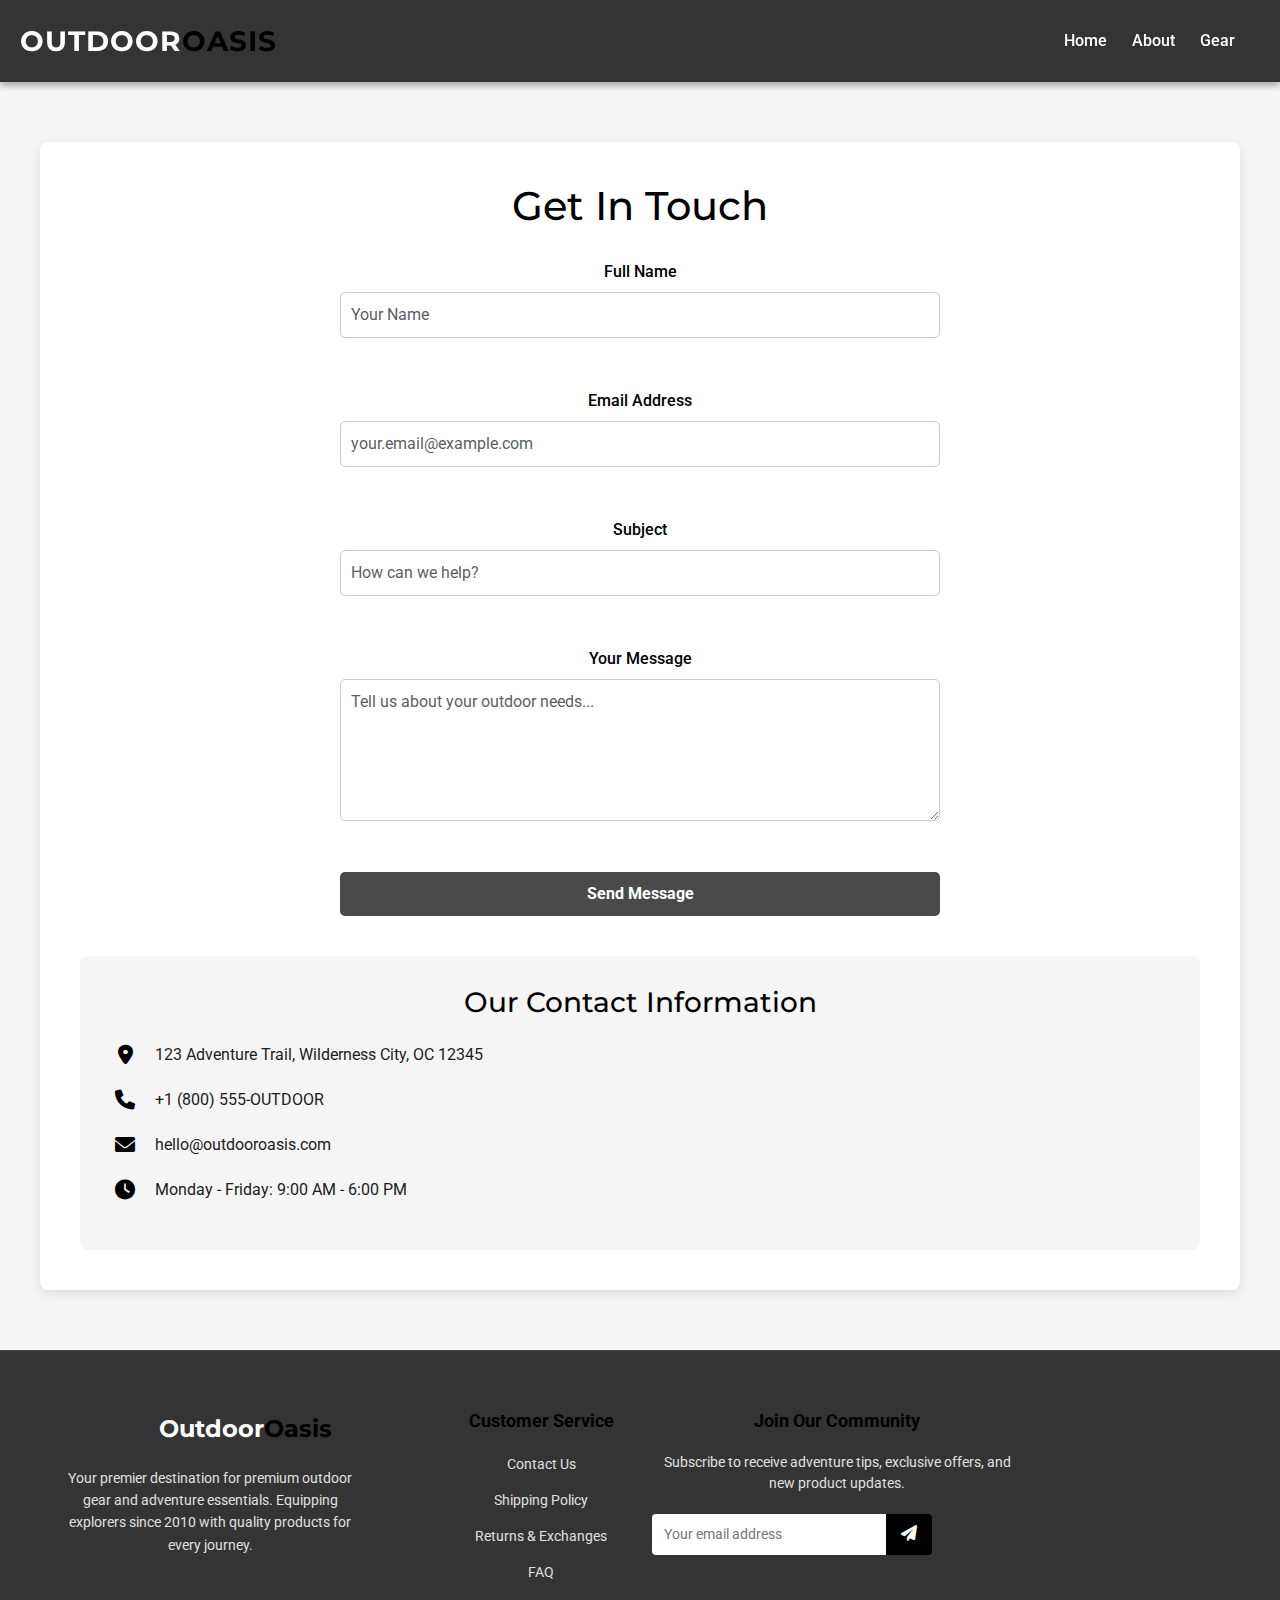
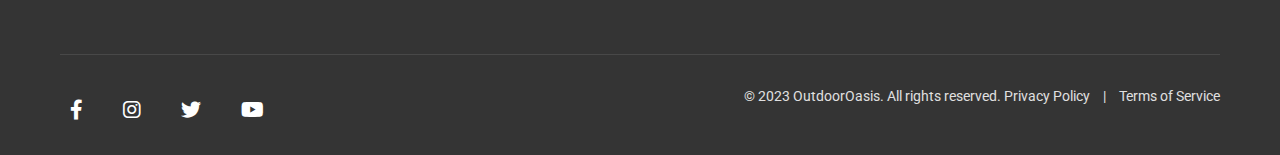
<file: contact.html>
<!DOCTYPE html>
<html lang="en">
<head>
  <meta charset="UTF-8" >
  <meta name="viewport" content="width=device-width, initial-scale=1" >
  <title>Contact Us - OutdoorOasis</title>
  <link rel="stylesheet" href="styles.css" >
  <link href="https://fonts.googleapis.com/css2?family=Roboto:wght@400;500;700&family=Montserrat:wght@600;700&display=swap" rel="stylesheet" >
  <link rel="stylesheet" href="https://cdnjs.cloudflare.com/ajax/libs/font-awesome/6.0.0/css/all.min.css" >
  <link href="https://cdn.jsdelivr.net/npm/bootstrap@5.3.0/dist/css/bootstrap.min.css" rel="stylesheet" >
  <style>
    :root {
      --primary: #000000;
      --secondary: #000000;
      --accent: #000000;
      --light: #F5F5F5;
      --dark: #343434;
      --border: #000000;
    }
    
    body {
      font-family: 'Roboto', sans-serif;
      background-color: var(--light);
      margin: 0;
      padding: 0;
      color: #1c1c1c;
    }
    
    header {
      background-color: var(--dark);
      padding: 20px;
      display: flex;
      justify-content: space-between;
      align-items: center;
      box-shadow: 0 4px 6px rgba(0, 0, 0, 0.3);
    }
    
    .logo {
      font-family: 'Montserrat', sans-serif;
      font-size: 28px;
      font-weight: bold;
      color: #ffffff;
    }
    
    .logo span {
      color: var(--primary);
    }
    
    nav ul {
      list-style: none;
      display: flex;
      gap: 25px;
      margin: 0;
      padding: 0;
    }
    
    nav ul li a {
      color: #FFFFFF;
      text-decoration: none;
      font-size: 16px;
      font-weight: 500;
      transition: color 0.3s ease;
      padding: 5px 0;
      border-bottom: 2px solid transparent;
    }
    
    nav ul li a:hover, nav ul li a.active {
      color: var(--primary);
      border-bottom: 2px solid var(--primary);
    }
    
    .contact {
      padding: 60px 0;
    }
    
    .contact-container {
      max-width: 1200px;
      margin: 0 auto;
      background-color: #fff;
      border-radius: 8px;
      box-shadow: 0 4px 12px rgba(0,0,0,0.1);
      padding: 40px;
    }
    
    .contact-title {
      font-family: 'Montserrat', sans-serif;
      color: var(--secondary);
      margin-bottom: 30px;
      text-align: center;
      font-size: 2.5rem;
    }
    
    .contact-form {
      max-width: 700px;
      margin: 0 auto;
    }
    
    .form-label {
      font-weight: 500;
      color: var(--secondary);
    }
    
    .form-control {
      border: 1px solid var(--border);
      padding: 12px;
      border-radius: 6px;
      margin-bottom: 20px;
    }
    
    .form-control:focus {
      border-color: var(--primary);
      box-shadow: 0 0 0 0.25rem rgba(42, 127, 98, 0.25);
    }
    
    .btn-primary {
      background-color: var(--primary);
      border: none;
      padding: 12px 24px;
      font-weight: 500;
      transition: all 0.3s ease;
    }
    
    .btn-primary:hover {
      background-color: var(--secondary);
      transform: translateY(-2px);
    }
    
    .contact-info {
      background-color: var(--light);
      border-radius: 8px;
      padding: 30px;
      margin-top: 40px;
    }
    
    .info-title {
      font-family: 'Montserrat', sans-serif;
      color: var(--secondary);
      margin-bottom: 20px;
      text-align: center;
    }
    
    .info-item {
      display: flex;
      align-items: center;
      margin-bottom: 15px;
    }
    
    .info-icon {
      color: var(--primary);
      font-size: 20px;
      margin-right: 15px;
      width: 30px;
      text-align: center;
    }
    
    footer {
      background-color: var(--dark);
      color: #FFFFFF;
      padding: 60px 0 30px;
      border-top: 1px solid rgba(255, 255, 255, 0.1);
    }
    
    .footer-container {
      max-width: 1200px;
      margin: 0 auto;
      padding: 0 20px;
    }
    
    .footer-logo {
      font-family: 'Montserrat', sans-serif;
      font-size: 24px;
      font-weight: bold;
      color: #ffffff;
      margin-bottom: 20px;
    }
    
    .footer-logo span {
      color: var(--primary);
    }
    
    .footer-about {
      color: #E0E0E0;
      font-size: 14px;
      line-height: 1.6;
      max-width: 300px;
    }
    
    .footer-heading {
      color: var(--primary);
      font-weight: bold;
      margin-bottom: 20px;
      font-size: 1.1rem;
    }
    
    .footer-links {
      list-style: none;
      padding: 0;
    }
    
    .footer-links li {
      margin-bottom: 12px;
    }
    
    .footer-links a {
      color: #E0E0E0;
      text-decoration: none;
      font-size: 14px;
      transition: color 0.3s;
    }
    
    .footer-links a:hover {
      color: var(--primary);
    }
    
    .newsletter-form {
      display: flex;
      max-width: 280px;
    }
    
    .newsletter-input {
      flex: 1;
      padding: 10px 12px;
      border: none;
      border-radius: 4px 0 0 4px;
      font-size: 14px;
    }
    
    .newsletter-btn {
      background-color: var(--primary);
      color: white;
      border: none;
      padding: 0 15px;
      border-radius: 0 4px 4px 0;
      cursor: pointer;
      transition: background-color 0.3s;
    }
    
    .newsletter-btn:hover {
      background-color: var(--secondary);
    }
    
    .footer-divider {
      border-top: 1px solid rgba(255, 255, 255, 0.1);
      margin: 30px 0;
    }
    
    .social-links {
      display: flex;
      gap: 20px;
    }
    
    .social-link {
      color: #E0E0E0;
      font-size: 18px;
      transition: color 0.3s;
    }
    
    .social-link:hover {
      color: var(--primary);
    }
    
    .copyright {
      color: #E0E0E0;
      font-size: 14px;
    }
    
    @media (max-width: 768px) {
      .contact-container {
        padding: 30px 20px;
      }
      
      .contact-title {
        font-size: 2rem;
      }
    }
  </style>
</head>
<body>
  <header>
    <div class="logo">Outdoor<span>Oasis</span></div>
    <nav>
      <ul>
        <li><a href="index.html">Home</a></li>
        <li><a href="about.html">About</a></li>
        <li><a href="gear.html">Gear</a></li>
        <li>
          </a>
        </li>
      </ul>
    </nav>
  </header>

  <section class="contact">
    <div class="contact-container">
      <h1 class="contact-title">Get In Touch</h1>
      
      <div class="contact-form">
        <form>
          <div class="mb-3">
            <label for="name" class="form-label">Full Name</label>
            <input type="text" class="form-control" id="name" placeholder="Your Name" required >
          </div>
          <div class="mb-3">
            <label for="email" class="form-label">Email Address</label>
            <input type="email" class="form-control" id="email" placeholder="your.email@example.com" required >
          </div>
          <div class="mb-3">
            <label for="subject" class="form-label">Subject</label>
            <input type="text" class="form-control" id="subject" placeholder="How can we help?" required >
          </div>
          <div class="mb-3">
            <label for="message" class="form-label">Your Message</label>
            <textarea class="form-control" id="message" rows="5" placeholder="Tell us about your outdoor needs..." required></textarea>
          </div>
          <button type="submit" class="btn btn-primary w-100">Send Message</button>
        </form>
      </div>
      
      <div class="contact-info">
        <h3 class="info-title">Our Contact Information</h3>
        <div class="info-item">
          <div class="info-icon"><i class="fas fa-map-marker-alt"></i></div>
          <div>123 Adventure Trail, Wilderness City, OC 12345</div>
        </div>
        <div class="info-item">
          <div class="info-icon"><i class="fas fa-phone"></i></div>
          <div>+1 (800) 555-OUTDOOR</div>
        </div>
        <div class="info-item">
          <div class="info-icon"><i class="fas fa-envelope"></i></div>
          <div>hello@outdooroasis.com</div>
        </div>
        <div class="info-item">
          <div class="info-icon"><i class="fas fa-clock"></i></div>
          <div>Monday - Friday: 9:00 AM - 6:00 PM</div>
        </div>
      </div>
    </div>
  </section>

  <footer>
    <div class="footer-container">
      <div class="row">
        <!-- About Section -->
        <div class="col-lg-4 col-md-6 mb-4">
          <div class="footer-logo">Outdoor<span>Oasis</span></div>
          <p class="footer-about">
            Your premier destination for premium outdoor gear and adventure essentials. 
            Equipping explorers since 2010 with quality products for every journey.
          </p>
        </div>

        <!-- Customer Service -->
        <div class="col-lg-2 col-md-6 mb-4">
          <h5 class="footer-heading">Customer Service</h5>
          <ul class="footer-links">
            <li><a href="#">Contact Us</a></li>
            <li><a href="#">Shipping Policy</a></li>
            <li><a href="#">Returns & Exchanges</a></li>
            <li><a href="#">FAQ</a></li>
          </ul>
        </div>

        <!-- Newsletter -->
        <div class="col-lg-4 col-md-6 mb-4">
          <h5 class="footer-heading">Join Our Community</h5>
          <p style="color: #E0E0E0; font-size: 14px; margin-bottom: 20px;">
            Subscribe to receive adventure tips, exclusive offers, and new product updates.
          </p>
          <form class="newsletter-form">
            <input type="email" class="newsletter-input" placeholder="Your email address" >
            <button type="submit" class="newsletter-btn">
              <i class="fas fa-paper-plane"></i>
            </button>
          </form>
        </div>
      </div>
      
      <div class="footer-divider"></div>
      
      <div class="row align-items-center">
        <!-- Social Media -->
        <div class="col-md-6 mb-3 mb-md-0">
          <div class="social-links">
            <a href="#" class="social-link" title="Facebook"><i class="fab fa-facebook-f"></i></a>
            <a href="#" class="social-link" title="Instagram"><i class="fab fa-instagram"></i></a>
            <a href="#" class="social-link" title="Twitter"><i class="fab fa-twitter"></i></a>
            <a href="#" class="social-link" title="YouTube"><i class="fab fa-youtube"></i></a>
          </div>
        </div>
        
        <!-- Copyright -->
        <div class="col-md-6 text-md-end">
          <p class="copyright">
            &copy; 2023 OutdoorOasis. All rights reserved.
            <a href="#" style="color: #E0E0E0; text-decoration: none;">Privacy Policy</a>
            <span style="margin: 0 10px;">|</span>
            <a href="#" style="color: #E0E0E0; text-decoration: none;">Terms of Service</a>
          </p>
        </div>
      </div>
    </div>
  </footer>

  <!-- Bootstrap JS -->
  <script src="https://cdn.jsdelivr.net/npm/bootstrap@5.3.0/dist/js/bootstrap.bundle.min.js"></script>
</body>
</html>
</file>
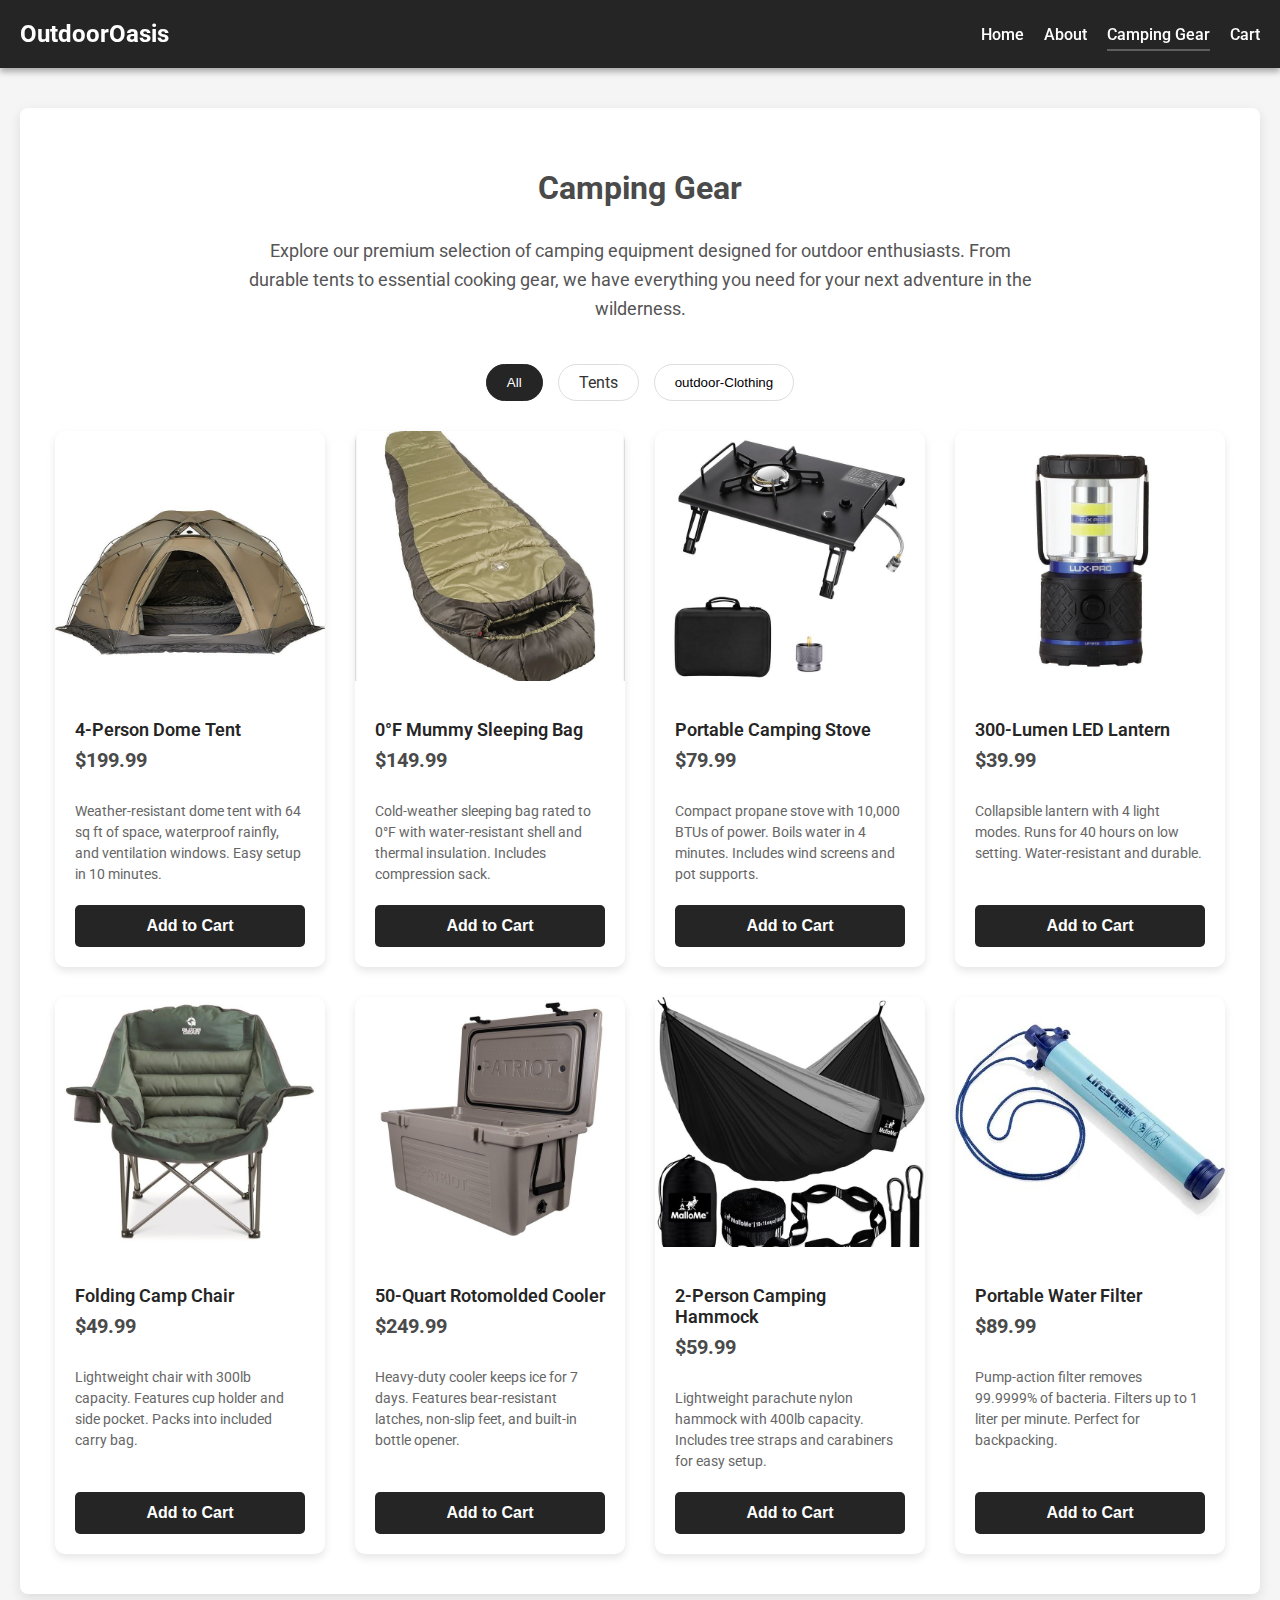
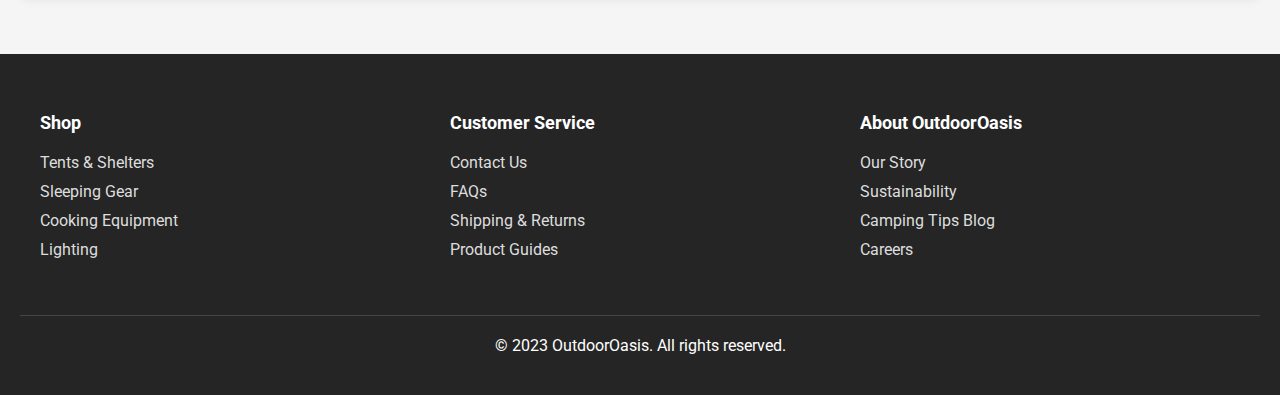
<file: gear.html>
<!DOCTYPE html>
<html lang="en">
<head>
  <meta charset="UTF-8" >
  <meta name="viewport" content="width=device-width, initial-scale=1" >
  <title>Camping Gear - OutdoorOasis</title>
  <link rel="stylesheet" href="https://fonts.googleapis.com/css2?family=Roboto:wght@400;500;700&display=swap"   >
  <style>
    body {
      font-family: 'Roboto', sans-serif;
      background-color: #F5F5F5;
      margin: 0;
      padding: 0;
      color: #333333;
    }
    header {
      background-color: #252525;
      padding: 20px;
      display: flex;
      justify-content: space-between;
      align-items: center;
      box-shadow: 0 4px 6px rgba(0, 0, 0, 0.3);
      position: sticky;
      top: 0;
      z-index: 100;
    }
    .logo {
      font-size: 24px;
      font-weight: bold;
      color: #ffffff;
    }
    nav ul {
      list-style: none;
      display: flex;
      gap: 20px;
      margin: 0;
      padding: 0;
    }
    nav ul li a {
      color: #FFFFFF;
      text-decoration: none;
      font-size: 16px;
      transition: color 0.3s ease;
      font-weight: 500;
    }
    nav ul li a:hover {
      color: #5e5e5e;
    }
    .active {
      border-bottom: 2px solid #5e5e5e;
      padding-bottom: 5px;
    }
    main {
      padding: 40px 20px;
      max-width: 1200px;
      margin: 40px auto;
      background-color: #fff;
      border-radius: 8px;
      box-shadow: 0 4px 12px rgba(0,0,0,0.1);
    }
    h1 {
      color: #4A4A4A;
      margin-bottom: 30px;
      text-align: center;
      font-weight: 700;
    }
    .intro-text {
      text-align: center;
      max-width: 800px;
      margin: 0 auto 40px;
    }
    p {
      font-size: 18px;
      line-height: 1.6;
      color: #555555;
    }
    
    /* Improved Product Grid */
    .products-container {
      display: flex;
      flex-wrap: wrap;
      gap: 30px;
      justify-content: center;
    }
    
    .product-card {
      background: #fff;
      border-radius: 10px;
      overflow: hidden;
      box-shadow: 0 4px 8px rgba(0,0,0,0.1);
      transition: transform 0.3s ease, box-shadow 0.3s ease;
      width: calc(25% - 30px); /* 4 items per row with gap */
      min-width: 250px;
      display: flex;
      flex-direction: column;
    }
    
    .product-card:hover {
      transform: translateY(-5px);
      box-shadow: 0 10px 20px rgba(0,0,0,0.15);
    }
    
    .product-image-container {
      height: 250px;
      overflow: hidden;
    }
    
    .product-image {
      width: 100%;
      height: 100%;
      object-fit: cover;
      transition: transform 0.3s ease;
    }
    
    .product-card:hover .product-image {
      transform: scale(1.03);
    }
    
    .product-info {
      padding: 20px;
      display: flex;
      flex-direction: column;
      flex-grow: 1;
    }
    
    .product-title {
      font-size: 18px;
      font-weight: 600;
      margin-bottom: 8px;
      color: #252525;
    }
    
    .product-price {
      font-size: 20px;
      font-weight: 700;
      color: #4A4A4A;
      margin-bottom: 15px;
    }
    
    .product-description {
      font-size: 14px;
      color: #666;
      margin-bottom: 20px;
      line-height: 1.5;
      flex-grow: 1;
    }
    
    .add-to-cart {
      background-color: #252525;
      color: white;
      border: none;
      padding: 12px 20px;
      width: 100%;
      border-radius: 5px;
      cursor: pointer;
      font-weight: 600;
      transition: background-color 0.3s ease;
      font-size: 16px;
    }
    
    .add-to-cart:hover {
      background-color: #5e5e5e;
    }
    
    .category-filter {
      display: flex;
      justify-content: center;
      gap: 15px;
      margin-bottom: 30px;
      flex-wrap: wrap;
    }
    
    .filter-btn {
      padding: 8px 20px;
      background: #fff;
      border: 1px solid #ddd;
      border-radius: 20px;
      cursor: pointer;
      transition: all 0.3s ease;
    }
    
    .filter-btn:hover, .filter-btn.active {
      background: #252525;
      color: white;
      border-color: #252525;
    }
    
    footer {
      background-color: #252525;
      color: #FFFFFF;
      padding: 40px 20px;
      text-align: center;
      margin-top: 60px;
    }
    
    .footer-content {
      max-width: 1200px;
      margin: 0 auto;
      display: grid;
      grid-template-columns: repeat(auto-fit, minmax(250px, 1fr));
      gap: 30px;
      text-align: left;
    }
    
    .footer-section h3 {
      margin-bottom: 20px;
      font-size: 18px;
    }
    
    .footer-section ul {
      list-style: none;
      padding: 0;
    }
    
    .footer-section ul li {
      margin-bottom: 10px;
    }
    
    .footer-section ul li a {
      color: #ddd;
      text-decoration: none;
      transition: color 0.3s ease;
    }
    
    .footer-section ul li a:hover {
      color: #5e5e5e;
    }
    
    .copyright {
      margin-top: 40px;
      padding-top: 20px;
      border-top: 1px solid #444444;
    }
    
    /* Responsive adjustments */
    @media (max-width: 1024px) {
      .product-card {
        width: calc(33.333% - 30px); /* 3 items per row */
      }
    }
    
    @media (max-width: 768px) {
      .product-card {
        width: calc(50% - 30px); /* 2 items per row */
      }
    }
    
    @media (max-width: 480px) {
      .product-card {
        width: 100%; /* 1 item per row */
      }
      
      .category-filter {
        flex-direction: column;
        align-items: center;
      }
    }
  </style>
</head>
<body>
  <header>
    <div class="logo">OutdoorOasis</div>
    <nav>
      <ul>
        <li><a href="index.html">Home</a></li>
        <li><a href="about.html">About</a></li>
        <li><a href="camping-gear.html" class="active">Camping Gear</a></li>
        <li><a href="cart.html">Cart</a></li>
      </ul>
    </nav>
  </header>
  <main>
    <h1>Camping Gear</h1>
    <div class="intro-text">
      <p>Explore our premium selection of camping equipment designed for outdoor enthusiasts. From durable tents to essential cooking gear, we have everything you need for your next adventure in the wilderness.</p>
    </div>
    
    <div class="category-filter">
      <button class="filter-btn active">All</button>
      <a href="tent.html" class="filter-btn" style="text-decoration:none; color:inherit; display:inline-block; text-align:center;">Tents</a>
      <button class="filter-btn">outdoor-Clothing</button>
      
    </div>
    
    <div class="products-container">
      <div class="product-card">
        <div class="product-image-container">
          <img src="img/4-Person%20Dome%20Tent.jpg" alt="4-Person Camping Tent" class="product-image">
        </div>
        <div class="product-info">
          <h3 class="product-title">4-Person Dome Tent</h3>
          <div class="product-price">$199.99</div>
          <p class="product-description">Weather-resistant dome tent with 64 sq ft of space, waterproof rainfly, and ventilation windows. Easy setup in 10 minutes.</p>
          <button class="add-to-cart">Add to Cart</button>
        </div>
      </div>
      
      <div class="product-card">
        <div class="product-image-container">
          <img src="img/0%C2%B0F%20Mummy%20Sleeping%20Bag.jpg" alt="Mummy Sleeping Bag" class="product-image">
        </div>
        <div class="product-info">
          <h3 class="product-title">0°F Mummy Sleeping Bag</h3>
          <div class="product-price">$149.99</div>
          <p class="product-description">Cold-weather sleeping bag rated to 0°F with water-resistant shell and thermal insulation. Includes compression sack.</p>
          <button class="add-to-cart">Add to Cart</button>
        </div>
      </div>
      
      <div class="product-card">
        <div class="product-image-container">
          <img src="img/Portable%20Camping%20Stove.jpg" alt="Portable Camping Stove" class="product-image">
        </div>
        <div class="product-info">
          <h3 class="product-title">Portable Camping Stove</h3>
          <div class="product-price">$79.99</div>
          <p class="product-description">Compact propane stove with 10,000 BTUs of power. Boils water in 4 minutes. Includes wind screens and pot supports.</p>
          <button class="add-to-cart">Add to Cart</button>
        </div>
      </div>
      
      <div class="product-card">
        <div class="product-image-container">
          <img src="img/300-Lumen%20LED%20Lantern.jpg" alt="LED Camping Lantern" class="product-image">
        </div>
        <div class="product-info">
          <h3 class="product-title">300-Lumen LED Lantern</h3>
          <div class="product-price">$39.99</div>
          <p class="product-description">Collapsible lantern with 4 light modes. Runs for 40 hours on low setting. Water-resistant and durable.</p>
          <button class="add-to-cart">Add to Cart</button>
        </div>
      </div>
      
      <div class="product-card">
        <div class="product-image-container">
          <img src="img/Folding%20Camp%20Chair.jpg" alt="Folding Camping Chair" class="product-image">
        </div>
        <div class="product-info">
          <h3 class="product-title">Folding Camp Chair</h3>
          <div class="product-price">$49.99</div>
          <p class="product-description">Lightweight chair with 300lb capacity. Features cup holder and side pocket. Packs into included carry bag.</p>
          <button class="add-to-cart">Add to Cart</button>
        </div>
      </div>
      
      <div class="product-card">
        <div class="product-image-container">
          <img src="img/50-Quart%20Rotomolded%20Cooler.jpg" alt="50-Quart Cooler" class="product-image">
        </div>
        <div class="product-info">
          <h3 class="product-title">50-Quart Rotomolded Cooler</h3>
          <div class="product-price">$249.99</div>
          <p class="product-description">Heavy-duty cooler keeps ice for 7 days. Features bear-resistant latches, non-slip feet, and built-in bottle opener.</p>
          <button class="add-to-cart">Add to Cart</button>
        </div>
      </div>
      
      <div class="product-card">
        <div class="product-image-container">
          <img src="img/2-Person%20Camping%20Hammock.jpg" alt="Camping Hammock" class="product-image">
        </div>
        <div class="product-info">
          <h3 class="product-title">2-Person Camping Hammock</h3>
          <div class="product-price">$59.99</div>
          <p class="product-description">Lightweight parachute nylon hammock with 400lb capacity. Includes tree straps and carabiners for easy setup.</p>
          <button class="add-to-cart">Add to Cart</button>
        </div>
      </div>
      
      <div class="product-card">
        <div class="product-image-container">
          <img src="img/Portable%20Water%20Filter.jpg" alt="Water Filtration System" class="product-image">
        </div>
        <div class="product-info">
          <h3 class="product-title">Portable Water Filter</h3>
          <div class="product-price">$89.99</div>
          <p class="product-description">Pump-action filter removes 99.9999% of bacteria. Filters up to 1 liter per minute. Perfect for backpacking.</p>
          <button class="add-to-cart">Add to Cart</button>
        </div>
      </div>
    </div>
  </main>
  <footer>
    <div class="footer-content">
      <div class="footer-section">
        <h3>Shop</h3>
        <ul>
          <li><a href="tent.html">Tents & Shelters</a></li>
          <li><a href="gear.html">Sleeping Gear</a></li>
          <li><a href="gear.html">Cooking Equipment</a></li>
          <li><a href="gear.html">Lighting</a></li>
        </ul>
      </div>
      <div class="footer-section">
        <h3>Customer Service</h3>
        <ul>
          <li><a href="#">Contact Us</a></li>
          <li><a href="#">FAQs</a></li>
          <li><a href="#">Shipping & Returns</a></li>
          <li><a href="#">Product Guides</a></li>
        </ul>
      </div>
      <div class="footer-section">
        <h3>About OutdoorOasis</h3>
        <ul>
          <li><a href="#">Our Story</a></li>
          <li><a href="#">Sustainability</a></li>
          <li><a href="#">Camping Tips Blog</a></li>
          <li><a href="#">Careers</a></li>
        </ul>
      </div>
    </div>
    <div class="copyright">
      &copy; 2023 OutdoorOasis. All rights reserved.
    </div>
  </footer>
</body>
</html>
</file>
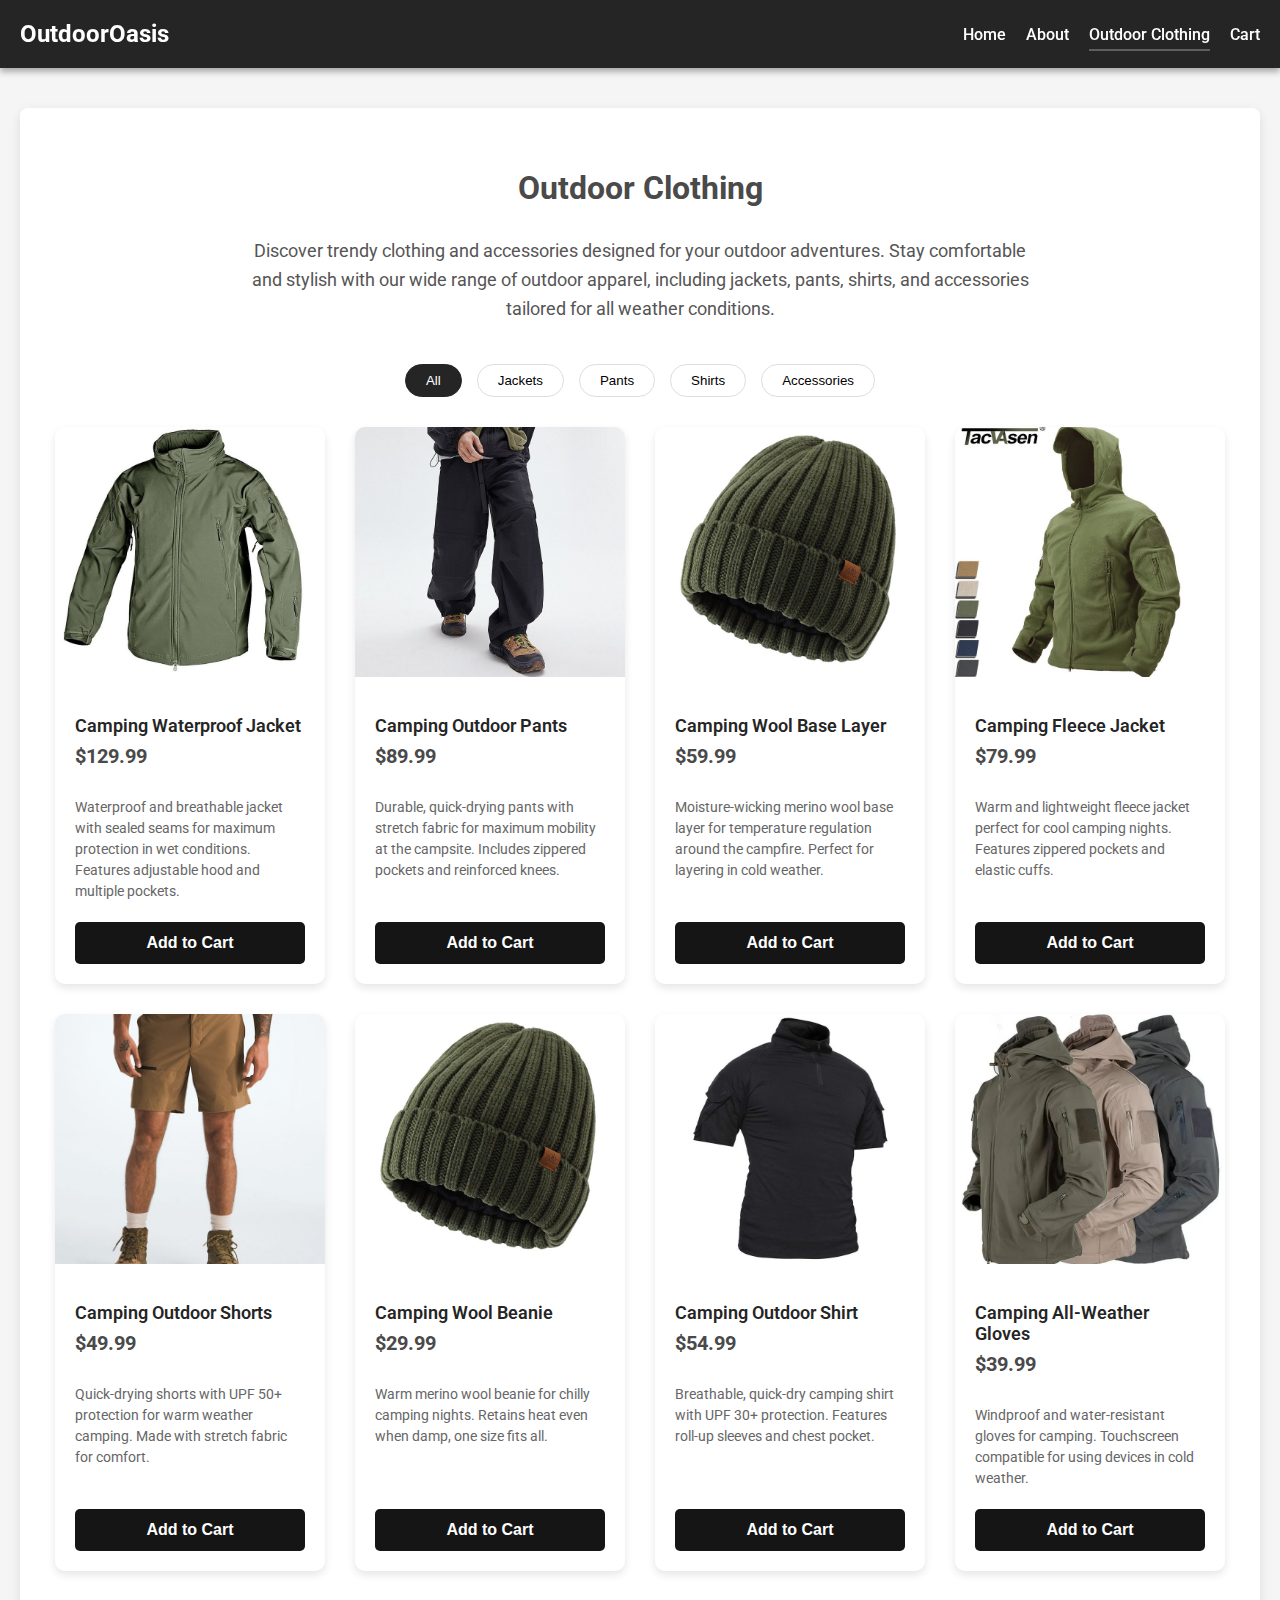
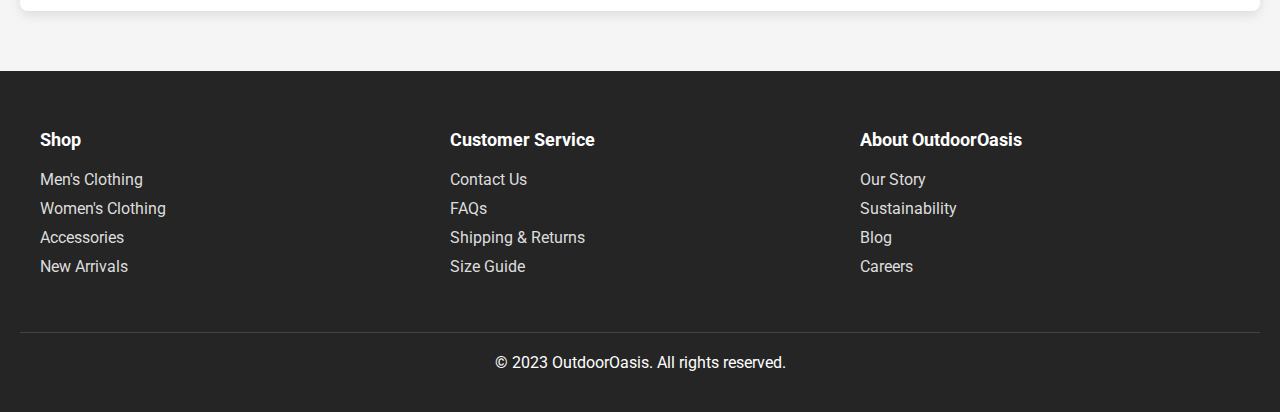
<file: outdoor-clothing.html>
<!DOCTYPE html>
<html lang="en">
<head>
  <meta charset="UTF-8" >
  <meta name="viewport" content="width=device-width, initial-scale=1" >
  <title>Outdoor Clothing - OutdoorOasis</title>
  <link rel="stylesheet" href="https://fonts.googleapis.com/css2?family=Roboto:wght@400;500;700&display=swap" >
  <style>
    body {
      font-family: 'Roboto', sans-serif;
      background-color: #F5F5F5;
      margin: 0;
      padding: 0;
      color: #333333;
    }
    header {
      background-color: #252525;
      padding: 20px;
      display: flex;
      justify-content: space-between;
      align-items: center;
      box-shadow: 0 4px 6px rgba(0, 0, 0, 0.3);
      position: sticky;
      top: 0;
      z-index: 100;
    }
    .logo {
      font-size: 24px;
      font-weight: bold;
      color: #ffffff;
    }
    nav ul {
      list-style: none;
      display: flex;
      gap: 20px;
      margin: 0;
      padding: 0;
    }
    nav ul li a {
      color: #FFFFFF;
      text-decoration: none;
      font-size: 16px;
      transition: color 0.3s ease;
      font-weight: 500;
    }
    nav ul li a:hover {
      color: #5e5e5e;
    }
    .active {
      border-bottom: 2px solid #5e5e5e;
      padding-bottom: 5px;
    }
    main {
      padding: 40px 20px;
      max-width: 1200px;
      margin: 40px auto;
      background-color: #fff;
      border-radius: 8px;
      box-shadow: 0 4px 12px rgba(0,0,0,0.1);
    }
    h1 {
      color: #4A4A4A;
      margin-bottom: 30px;
      text-align: center;
      font-weight: 700;
    }
    .intro-text {
      text-align: center;
      max-width: 800px;
      margin: 0 auto 40px;
    }
    p {
      font-size: 18px;
      line-height: 1.6;
      color: #555555;
    }

    /* Improved Product Grid */
    .products-container {
      display: flex;
      flex-wrap: wrap;
      gap: 30px;
      justify-content: center;
    }

    .product-card {
      background: #fff;
      border-radius: 10px;
      overflow: hidden;
      box-shadow: 0 4px 8px rgba(0,0,0,0.1);
      transition: transform 0.3s ease, box-shadow 0.3s ease;
      width: calc(25% - 30px); /* 4 items per row with gap */
      min-width: 250px;
      display: flex;
      flex-direction: column;
    }

    .product-card:hover {
      transform: translateY(-5px);
      box-shadow: 0 10px 20px rgba(0,0,0,0.15);
    }

    .product-image-container {
      height: 250px;
      overflow: hidden;
    }

    .product-image {
      width: 100%;
      height: 100%;
      object-fit: cover;
      transition: transform 0.3s ease;
    }

    .product-card:hover .product-image {
      transform: scale(1.03);
    }

    .product-info {
      padding: 20px;
      display: flex;
      flex-direction: column;
      flex-grow: 1;
    }

    .product-title {
      font-size: 18px;
      font-weight: 600;
      margin-bottom: 8px;
      color: #252525;
    }

    .product-price {
      font-size: 20px;
      font-weight: 700;
      color: #4A4A4A;
      margin-bottom: 15px;
    }

    .product-description {
      font-size: 14px;
      color: #666;
      margin-bottom: 20px;
      line-height: 1.5;
      flex-grow: 1;
    }

    .add-to-cart {
      background-color: #151515;
      color: white;
      border: none;
      padding: 12px 20px;
      width: 100%;
      border-radius: 5px;
      cursor: pointer;
      font-weight: 600;
      transition: background-color 0.3s ease;
      font-size: 16px;
    }

    .add-to-cart:hover {
      background-color: #111111;
    }

    .category-filter {
      display: flex;
      justify-content: center;
      gap: 15px;
      margin-bottom: 30px;
      flex-wrap: wrap;
    }

    .filter-btn {
      padding: 8px 20px;
      background: #fff;
      border: 1px solid #ddd;
      border-radius: 20px;
      cursor: pointer;
      transition: all 0.3s ease;
    }

    .filter-btn:hover, .filter-btn.active {
      background: #252525;
      color: white;
      border-color: #252525;
    }

    footer {
      background-color: #252525;
      color: #FFFFFF;
      padding: 40px 20px;
      text-align: center;
      margin-top: 60px;
    }

    .footer-content {
      max-width: 1200px;
      margin: 0 auto;
      display: grid;
      grid-template-columns: repeat(auto-fit, minmax(250px, 1fr));
      gap: 30px;
      text-align: left;
    }

    .footer-section h3 {
      margin-bottom: 20px;
      font-size: 18px;
    }

    .footer-section ul {
      list-style: none;
      padding: 0;
    }

    .footer-section ul li {
      margin-bottom: 10px;
    }

    .footer-section ul li a {
      color: #ddd;
      text-decoration: none;
      transition: color 0.3s ease;
    }

    .footer-section ul li a:hover {
      color: #5e5e5e;
    }

    .copyright {
      margin-top: 40px;
      padding-top: 20px;
      border-top: 1px solid #444444;
    }

    /* Responsive adjustments */
    @media (max-width: 1024px) {
      .product-card {
        width: calc(33.333% - 30px); /* 3 items per row */
      }
    }

    @media (max-width: 768px) {
      .product-card {
        width: calc(50% - 30px); /* 2 items per row */
      }
    }

    @media (max-width: 480px) {
      .product-card {
        width: 100%; /* 1 item per row */
      }

      .category-filter {
        flex-direction: column;
        align-items: center;
      }
    }
  </style>
</head>
<body>
  <header>
    <div class="logo">OutdoorOasis</div>
    <nav>
      <ul>
        <li><a href="index.html">Home</a></li>
        <li><a href="about.html">About</a></li>
        <li><a href="outdoor-clothing.html" class="active">Outdoor Clothing</a></li>
        <li><a href="cart.html">Cart</a></li>
      </ul>
    </nav>
  </header>
  <main>
    <h1>Outdoor Clothing</h1>
    <div class="intro-text">
      <p>Discover trendy clothing and accessories designed for your outdoor adventures. Stay comfortable and stylish with our wide range of outdoor apparel, including jackets, pants, shirts, and accessories tailored for all weather conditions.</p>
    </div>

    <div class="category-filter">
      <button class="filter-btn active">All</button>
      <button class="filter-btn">Jackets</button>
      <button class="filter-btn">Pants</button>
      <button class="filter-btn">Shirts</button>
      <button class="filter-btn">Accessories</button>
    </div>

    <div class="products-container">
      <div class="product-card">
        <div class="product-image-container">
          <img src="img/Camping%20Waterproof%20Jacket.jpg" alt="Camping Jacket" class="product-image">
        </div>
        <div class="product-info">
          <h3 class="product-title">Camping Waterproof Jacket</h3>
          <div class="product-price">$129.99</div>
          <p class="product-description">Waterproof and breathable jacket with sealed seams for maximum protection in wet conditions. Features adjustable hood and multiple pockets.</p>
          <button class="add-to-cart">Add to Cart</button>
        </div>
      </div>

      <div class="product-card">
        <div class="product-image-container">
          <img src="img/Camping%20Outdoor%20Pants.jpg" alt="Camping Pants" class="product-image">
        </div>
        <div class="product-info">
          <h3 class="product-title">Camping Outdoor Pants</h3>
          <div class="product-price">$89.99</div>
          <p class="product-description">Durable, quick-drying pants with stretch fabric for maximum mobility at the campsite. Includes zippered pockets and reinforced knees.</p>
          <button class="add-to-cart">Add to Cart</button>
        </div>
      </div>

      <div class="product-card">
        <div class="product-image-container">
          <img src="img/Camping%20Wool%20Beanie.jpg" alt="Camping Base Layer" class="product-image">
        </div>
        <div class="product-info">
          <h3 class="product-title">Camping Wool Base Layer</h3>
          <div class="product-price">$59.99</div>
          <p class="product-description">Moisture-wicking merino wool base layer for temperature regulation around the campfire. Perfect for layering in cold weather.</p>
          <button class="add-to-cart">Add to Cart</button>
        </div>
      </div>

      <div class="product-card">
        <div class="product-image-container">
          <img src="img/Camping%20Fleece%20Jacket.jpg" alt="Camping Fleece" class="product-image">
        </div>
        <div class="product-info">
          <h3 class="product-title">Camping Fleece Jacket</h3>
          <div class="product-price">$79.99</div>
          <p class="product-description">Warm and lightweight fleece jacket perfect for cool camping nights. Features zippered pockets and elastic cuffs.</p>
          <button class="add-to-cart">Add to Cart</button>
        </div>
      </div>

      <div class="product-card">
        <div class="product-image-container">
          <img src="img/Camping%20Outdoor%20Shorts.jpg" alt="Camping Shorts" class="product-image">
        </div>
        <div class="product-info">
          <h3 class="product-title">Camping Outdoor Shorts</h3>
          <div class="product-price">$49.99</div>
          <p class="product-description">Quick-drying shorts with UPF 50+ protection for warm weather camping. Made with stretch fabric for comfort.</p>
          <button class="add-to-cart">Add to Cart</button>
        </div>
      </div>

      <div class="product-card">
        <div class="product-image-container">
          <img src="img/Camping%20Wool%20Beanie.jpg" alt="Camping Beanie" class="product-image">
        </div>
        <div class="product-info">
          <h3 class="product-title">Camping Wool Beanie</h3>
          <div class="product-price">$29.99</div>
          <p class="product-description">Warm merino wool beanie for chilly camping nights. Retains heat even when damp, one size fits all.</p>
          <button class="add-to-cart">Add to Cart</button>
        </div>
      </div>

      <div class="product-card">
        <div class="product-image-container">
          <img src="img/Camping%20Outdoor%20Shirt.jpg" alt="Camping Shirt" class="product-image">
        </div>
        <div class="product-info">
          <h3 class="product-title">Camping Outdoor Shirt</h3>
          <div class="product-price">$54.99</div>
          <p class="product-description">Breathable, quick-dry camping shirt with UPF 30+ protection. Features roll-up sleeves and chest pocket.</p>
          <button class="add-to-cart">Add to Cart</button>
        </div>
      </div>

      <div class="product-card">
        <div class="product-image-container">
          <img src="img/Camping%20All-Weather.jpg" alt="Camping Gloves" class="product-image">
        </div>
        <div class="product-info">
          <h3 class="product-title">Camping All-Weather Gloves</h3>
          <div class="product-price">$39.99</div>
          <p class="product-description">Windproof and water-resistant gloves for camping. Touchscreen compatible for using devices in cold weather.</p>
          <button class="add-to-cart">Add to Cart</button>
        </div>
      </div>
    </div>
  </main>
  <footer>
    <div class="footer-content">
      <div class="footer-section">
        <h3>Shop</h3>
        <ul>
          <li><a href="#">Men's Clothing</a></li>
          <li><a href="#">Women's Clothing</a></li>
          <li><a href="#">Accessories</a></li>
          <li><a href="#">New Arrivals</a></li>
        </ul>
      </div>
      <div class="footer-section">
        <h3>Customer Service</h3>
        <ul>
          <li><a href="#">Contact Us</a></li>
          <li><a href="#">FAQs</a></li>
          <li><a href="#">Shipping & Returns</a></li>
          <li><a href="#">Size Guide</a></li>
        </ul>
      </div>
      <div class="footer-section">
        <h3>About OutdoorOasis</h3>
        <ul>
          <li><a href="#">Our Story</a></li>
          <li><a href="#">Sustainability</a></li>
          <li><a href="#">Blog</a></li>
          <li><a href="#">Careers</a></li>
        </ul>
      </div>
    </div>
    <div class="copyright">
      &copy; 2023 OutdoorOasis. All rights reserved.
    </div>
  </footer>
</body>
</html>
</file>
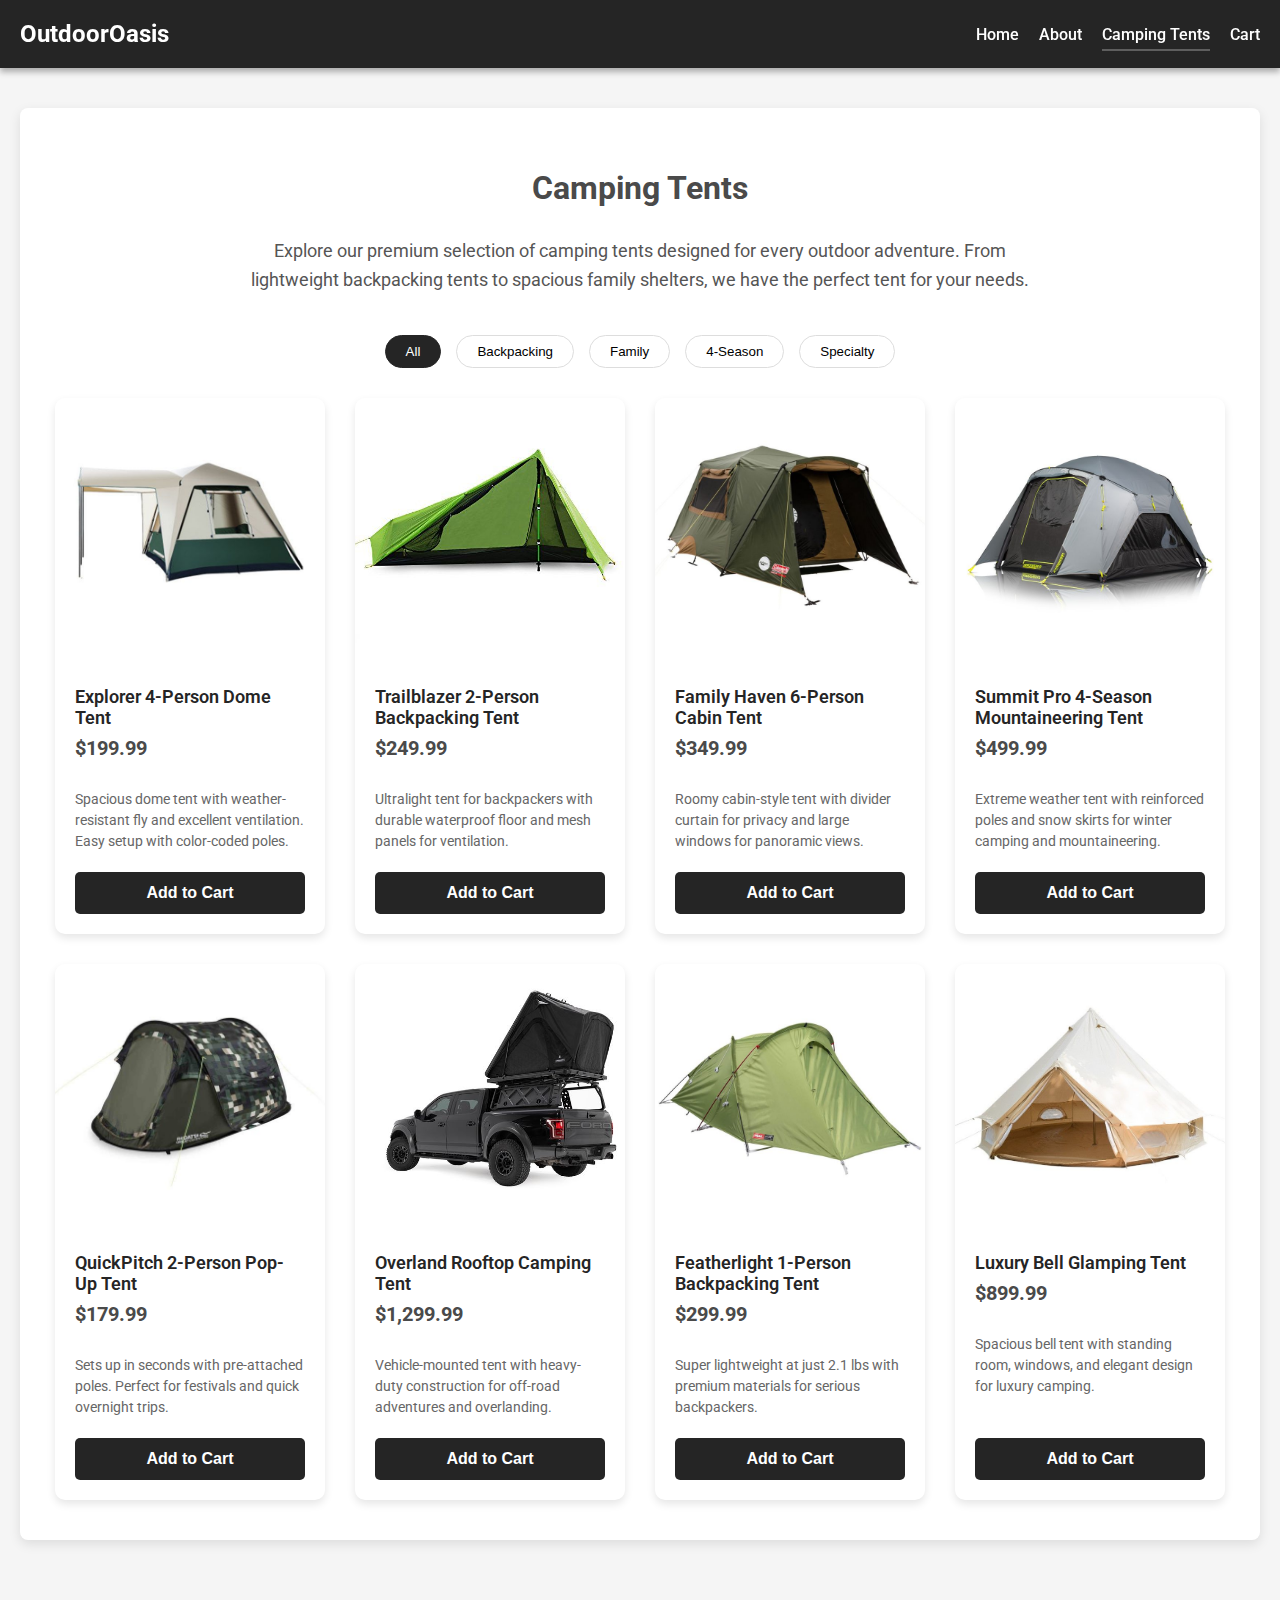
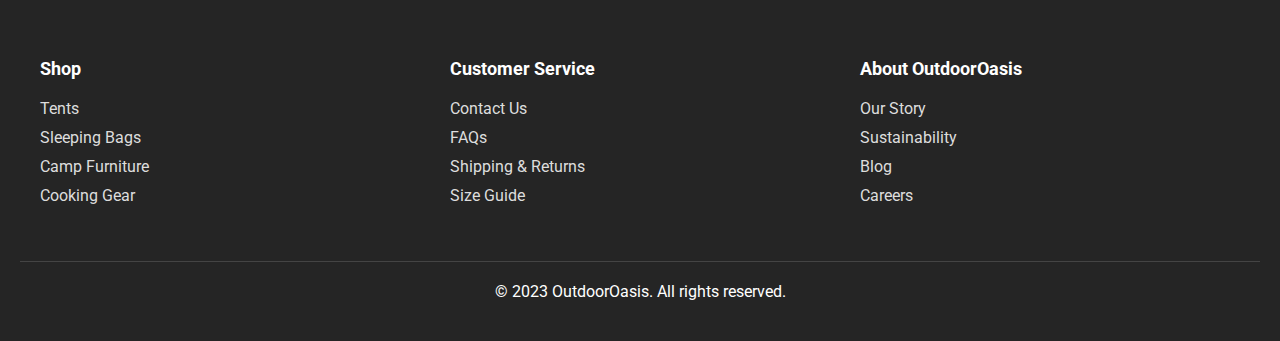
<file: tent.html>
<!DOCTYPE html>
<html lang="en">
<head>
  <meta charset="UTF-8" >
  <meta name="viewport" content="width=device-width, initial-scale=1" >
  <title>Camping Tents - OutdoorOasis</title>
  <link rel="stylesheet" href="https://fonts.googleapis.com/css2?family=Roboto:wght@400;500;700&display=swap" >
  <style>
    body {
      font-family: 'Roboto', sans-serif;
      background-color: #F5F5F5;
      margin: 0;
      padding: 0;
      color: #333333;
    }
    header {
      background-color: #252525;
      padding: 20px;
      display: flex;
      justify-content: space-between;
      align-items: center;
      box-shadow: 0 4px 6px rgba(0, 0, 0, 0.3);
      position: sticky;
      top: 0;
      z-index: 100;
    }
    .logo {
      font-size: 24px;
      font-weight: bold;
      color: #ffffff;
    }
    nav ul {
      list-style: none;
      display: flex;
      gap: 20px;
      margin: 0;
      padding: 0;
    }
    nav ul li a {
      color: #FFFFFF;
      text-decoration: none;
      font-size: 16px;
      transition: color 0.3s ease;
      font-weight: 500;
    }
    nav ul li a:hover {
      color: #5e5e5e;
    }
    .active {
      border-bottom: 2px solid #5e5e5e;
      padding-bottom: 5px;
    }
    main {
      padding: 40px 20px;
      max-width: 1200px;
      margin: 40px auto;
      background-color: #fff;
      border-radius: 8px;
      box-shadow: 0 4px 12px rgba(0,0,0,0.1);
    }
    h1 {
      color: #4A4A4A;
      margin-bottom: 30px;
      text-align: center;
      font-weight: 700;
    }
    .intro-text {
      text-align: center;
      max-width: 800px;
      margin: 0 auto 40px;
    }
    p {
      font-size: 18px;
      line-height: 1.6;
      color: #555555;
    }

    /* Improved Product Grid */
    .products-container {
      display: flex;
      flex-wrap: wrap;
      gap: 30px;
      justify-content: center;
    }

    .product-card {
      background: #fff;
      border-radius: 10px;
      overflow: hidden;
      box-shadow: 0 4px 8px rgba(0,0,0,0.1);
      transition: transform 0.3s ease, box-shadow 0.3s ease;
      width: calc(25% - 30px); /* 4 items per row with gap */
      min-width: 250px;
      display: flex;
      flex-direction: column;
    }

    .product-card:hover {
      transform: translateY(-5px);
      box-shadow: 0 10px 20px rgba(0,0,0,0.15);
    }

    .product-image-container {
      height: 250px;
      overflow: hidden;
    }

    .product-image {
      width: 100%;
      height: 100%;
      object-fit: cover;
      transition: transform 0.3s ease;
    }

    .product-card:hover .product-image {
      transform: scale(1.03);
    }

    .product-info {
      padding: 20px;
      display: flex;
      flex-direction: column;
      flex-grow: 1;
    }

    .product-title {
      font-size: 18px;
      font-weight: 600;
      margin-bottom: 8px;
      color: #252525;
    }

    .product-price {
      font-size: 20px;
      font-weight: 700;
      color: #4A4A4A;
      margin-bottom: 15px;
    }

    .product-description {
      font-size: 14px;
      color: #666;
      margin-bottom: 20px;
      line-height: 1.5;
      flex-grow: 1;
    }

    .add-to-cart {
      background-color: #252525;
      color: white;
      border: none;
      padding: 12px 20px;
      width: 100%;
      border-radius: 5px;
      cursor: pointer;
      font-weight: 600;
      transition: background-color 0.3s ease;
      font-size: 16px;
    }

    .add-to-cart:hover {
      background-color: #5e5e5e;
    }

    .category-filter {
      display: flex;
      justify-content: center;
      gap: 15px;
      margin-bottom: 30px;
      flex-wrap: wrap;
    }

    .filter-btn {
      padding: 8px 20px;
      background: #fff;
      border: 1px solid #ddd;
      border-radius: 20px;
      cursor: pointer;
      transition: all 0.3s ease;
    }

    .filter-btn:hover, .filter-btn.active {
      background: #252525;
      color: white;
      border-color: #252525;
    }

    footer {
      background-color: #252525;
      color: #FFFFFF;
      padding: 40px 20px;
      text-align: center;
      margin-top: 60px;
    }

    .footer-content {
      max-width: 1200px;
      margin: 0 auto;
      display: grid;
      grid-template-columns: repeat(auto-fit, minmax(250px, 1fr));
      gap: 30px;
      text-align: left;
    }

    .footer-section h3 {
      margin-bottom: 20px;
      font-size: 18px;
    }

    .footer-section ul {
      list-style: none;
      padding: 0;
    }

    .footer-section ul li {
      margin-bottom: 10px;
    }

    .footer-section ul li a {
      color: #ddd;
      text-decoration: none;
      transition: color 0.3s ease;
    }

    .footer-section ul li a:hover {
      color: #5e5e5e;
    }

    .copyright {
      margin-top: 40px;
      padding-top: 20px;
      border-top: 1px solid #444444;
    }

    /* Responsive adjustments */
    @media (max-width: 1024px) {
      .product-card {
        width: calc(33.333% - 30px); /* 3 items per row */
      }
    }

    @media (max-width: 768px) {
      .product-card {
        width: calc(50% - 30px); /* 2 items per row */
      }
    }

    @media (max-width: 480px) {
      .product-card {
        width: 100%; /* 1 item per row */
      }

      .category-filter {
        flex-direction: column;
        align-items: center;
      }
    }
  </style>
</head>
<body>
  <header>
    <div class="logo">OutdoorOasis</div>
    <nav>
      <ul>
        <li><a href="index.html">Home</a></li>
        <li><a href="about.html">About</a></li>
        <li><a href="tent.html" class="active">Camping Tents</a></li>
        <li><a href="cart.html">Cart</a></li>
      </ul>
    </nav>
  </header>

  <main>
    <h1>Camping Tents</h1>
    <div class="intro-text">
      <p>Explore our premium selection of camping tents designed for every outdoor adventure. From lightweight backpacking tents to spacious family shelters, we have the perfect tent for your needs.</p>
    </div>

    <div class="category-filter">
      <button class="filter-btn active">All</button>
      <button class="filter-btn">Backpacking</button>
      <button class="filter-btn">Family</button>
      <button class="filter-btn">4-Season</button>
      <button class="filter-btn">Specialty</button>
    </div>

    <div class="products-container">
      <div class="product-card">
        <div class="product-image-container">
          <img src="img/Explorer%204-Person%20Dome%20Tent.jpg" alt="4-Person Dome Tent" class="product-image">
        </div>
        <div class="product-info">
          <h3 class="product-title">Explorer 4-Person Dome Tent</h3>
          <div class="product-price">$199.99</div>
          <p class="product-description">Spacious dome tent with weather-resistant fly and excellent ventilation. Easy setup with color-coded poles.</p>
          <button class="add-to-cart">Add to Cart</button>
        </div>
      </div>

      <div class="product-card">
        <div class="product-image-container">
          <img src="img/Trailblazer%202-Person%20Backpacking%20Tent.jpg" alt="2-Person Backpacking Tent" class="product-image">
        </div>
        <div class="product-info">
          <h3 class="product-title">Trailblazer 2-Person Backpacking Tent</h3>
          <div class="product-price">$249.99</div>
          <p class="product-description">Ultralight tent for backpackers with durable waterproof floor and mesh panels for ventilation.</p>
          <button class="add-to-cart">Add to Cart</button>
        </div>
      </div>

      <div class="product-card">
        <div class="product-image-container">
          <img src="img/Family%20Haven%206-Person%20Cabin%20Tent.jpg" alt="6-Person Cabin Tent" class="product-image">
        </div>
        <div class="product-info">
          <h3 class="product-title">Family Haven 6-Person Cabin Tent</h3>
          <div class="product-price">$349.99</div>
          <p class="product-description">Roomy cabin-style tent with divider curtain for privacy and large windows for panoramic views.</p>
          <button class="add-to-cart">Add to Cart</button>
        </div>
      </div>

      <div class="product-card">
        <div class="product-image-container">
          <img src="img/Summit%20Pro%204-Season%20Mountaineering%20Tent.jpg" alt="4-Season Mountaineering Tent" class="product-image">
        </div>
        <div class="product-info">
          <h3 class="product-title">Summit Pro 4-Season Mountaineering Tent</h3>
          <div class="product-price">$499.99</div>
          <p class="product-description">Extreme weather tent with reinforced poles and snow skirts for winter camping and mountaineering.</p>
          <button class="add-to-cart">Add to Cart</button>
        </div>
      </div>

      <div class="product-card">
        <div class="product-image-container">
          <img src="img/QuickPitch%202-Person%20Pop-Up%20Tent.jpg" alt="Instant Pop-Up Tent" class="product-image">
        </div>
        <div class="product-info">
          <h3 class="product-title">QuickPitch 2-Person Pop-Up Tent</h3>
          <div class="product-price">$179.99</div>
          <p class="product-description">Sets up in seconds with pre-attached poles. Perfect for festivals and quick overnight trips.</p>
          <button class="add-to-cart">Add to Cart</button>
        </div>
      </div>

      <div class="product-card">
        <div class="product-image-container">
          <img src="img/Overland%20Rooftop%20Camping%20Tent.jpg" alt="Rooftop Camping Tent" class="product-image">
        </div>
        <div class="product-info">
          <h3 class="product-title">Overland Rooftop Camping Tent</h3>
          <div class="product-price">$1,299.99</div>
          <p class="product-description">Vehicle-mounted tent with heavy-duty construction for off-road adventures and overlanding.</p>
          <button class="add-to-cart">Add to Cart</button>
        </div>
      </div>

      <div class="product-card">
        <div class="product-image-container">
          <img src="img/Featherlight%201-Person%20Backpacking%20Tent%202.jpg" alt="Ultralight Backpacking Tent" class="product-image">
        </div>
        <div class="product-info">
          <h3 class="product-title">Featherlight 1-Person Backpacking Tent</h3>
          <div class="product-price">$299.99</div>
          <p class="product-description">Super lightweight at just 2.1 lbs with premium materials for serious backpackers.</p>
          <button class="add-to-cart">Add to Cart</button>
        </div>
      </div>

      <div class="product-card">
        <div class="product-image-container">
          <img src="img/Luxury%20Bell%20Glamping%20Tent.jpg" alt="Deluxe Glamping Tent" class="product-image">
        </div>
        <div class="product-info">
          <h3 class="product-title">Luxury Bell Glamping Tent</h3>
          <div class="product-price">$899.99</div>
          <p class="product-description">Spacious bell tent with standing room, windows, and elegant design for luxury camping.</p>
          <button class="add-to-cart">Add to Cart</button>
        </div>
      </div>
    </div>
  </main>

  <footer>
    <div class="footer-content">
      <div class="footer-section">
        <h3>Shop</h3>
        <ul>
          <li><a href="#">Tents</a></li>
          <li><a href="#">Sleeping Bags</a></li>
          <li><a href="#">Camp Furniture</a></li>
          <li><a href="#">Cooking Gear</a></li>
        </ul>
      </div>
      <div class="footer-section">
        <h3>Customer Service</h3>
        <ul>
          <li><a href="#">Contact Us</a></li>
          <li><a href="#">FAQs</a></li>
          <li><a href="#">Shipping & Returns</a></li>
          <li><a href="#">Size Guide</a></li>
        </ul>
      </div>
      <div class="footer-section">
        <h3>About OutdoorOasis</h3>
        <ul>
          <li><a href="#">Our Story</a></li>
          <li><a href="#">Sustainability</a></li>
          <li><a href="#">Blog</a></li>
          <li><a href="#">Careers</a></li>
        </ul>
      </div>
    </div>
    <div class="copyright">
      &copy; 2023 OutdoorOasis. All rights reserved.
    </div>
  </footer>
</body>
</html>
</file>
<file: styles.css>
body {
    font-family: Arial, sans-serif;
    background-color: #f4f4f4;
    margin: 0;
    padding: 20px;
}

h1 {
    text-align: center;
    color: #333;
}

#cart-items {
    background: #fff;
    border-radius: 5px;
    padding: 20px;
    box-shadow: 0 0 10px rgba(0, 0, 0, 0.1);
    margin-bottom: 20px;
}

#cart-items div {
    display: flex;
    justify-content: space-between;
    align-items: center;
    padding: 10px;
    border-bottom: 1px solid #ddd;
}

#cart-items div:last-child {
  align-items: center;
}

/* ===== OutdoorOasis Navbar CSS ===== */
header {
  background-color: #242424;
  box-shadow: 0 2px 10px rgba(0, 0, 0, 0.1);
  padding: 1rem 2rem;
  display: flex;
  justify-content: space-between;
  align-items: center;
  position: sticky;
  top: 0;
  z-index: 1000;
}

.logo {
  font-size: 1.8rem;
  font-weight: 700;
  color: #ffffff; /* Forest green */
  text-transform: uppercase;
  letter-spacing: 1px;
  font-family: 'Montserrat', sans-serif;
}

.nav-links {
  display: flex;
  gap: 1.5rem;
  list-style: none;
  margin: 0;
  padding: 0;
  align-items: center;
}

.nav-links li a {
  text-decoration: none;
  color: #fffdfd;
  font-weight: 500;
  font-size: 1rem;
  transition: all 0.3s ease;
  padding: 0.5rem 0;
  position: relative;
}

.nav-links li a:not(.cart-icon, .user-icon):hover {
  color: #555555;
}

.nav-links li a:not(.cart-icon, .user-icon)::after {
  content: '';
  position: absolute;
  width: 0;
  height: 2px;
  bottom: 0;
  left: 0;
  background-color: #3c3c3c;
  transition: width 0.3s ease;
}

.nav-links li a:not(.cart-icon, .user-icon):hover::after {
  width: 100%;
}

/* Icons styling */
.cart-icon, .user-icon {
  font-size: 1.2rem;
  color: #555;
  transition: color 0.3s ease;
}

.cart-icon:hover, .user-icon:hover {
  color: #3a3a3a;
}

/* Badge for cart items */
.cart-icon {
  position: relative;
}

.cart-count {
  position: absolute;
  top: -8px;
  right: -8px;
  background-color: #e74c3c;
  color: white;
  border-radius: 50%;
  width: 18px;
  height: 18px;
  font-size: 0.7rem;
  display: flex;
  align-items: center;
  justify-content: center;
}

/* Mobile menu toggle (hidden by default) */
.menu-toggle {
  display: none;
  background: none;
  border: none;
  font-size: 1.5rem;
  cursor: pointer;
  color: #333;
}

/* ===== Responsive Design ===== */
@media (max-width: 768px) {
  header {
    padding: 1rem;
    flex-wrap: wrap;
  }
  
  .menu-toggle {
    display: block;
  }
  
  .nav-links {
    display: none;
    width: 100%;
    flex-direction: column;
    gap: 0;
    padding-top: 1rem;
  }
  
  .nav-links.active {
    display: flex;
  }
  
  .nav-links li {
    width: 100%;
    text-align: center;
    padding: 0.5rem 0;
    border-top: 1px solid #eee;
  }
  
  .nav-links li:last-child {
    border-bottom: 1px solid #eee;
  }
  
  .nav-links li a {
    display: block;
    padding: 0.5rem;
  }
  
  .nav-links li a::after {
    display: none;
  }
}

/* Hero Section */
.hero {
  text-align: center;
  padding: 100px 20px;
  background-image: url('img/img16.jpeg');
  background-size: cover; /* Ensures the image covers the entire section */
  background-position: center; /* Centers the image */
  background-repeat: no-repeat; /* Prevents the image from repeating */
}


.hero h1 {
  font-size: 48px;
  margin-bottom: 20px;
}

.hero p {
  font-size: 18px;
  margin-bottom: 30px;
}

.btn {
  background-color: #333333;
  color: #FFFFFF;
  padding: 10px 20px;
  border-radius: 5px;
  font-weight: bold;
}

.btn:hover {
  background-color: #444444;
}
.slideshow-container {
  position: relative;
  max-width: 100%;
  margin: auto;
}

.mySlides {
  display: none;
}

/* Fading animation */
.fade {
  animation-name: fade;
  animation-duration: 1.5s;
}

@keyframes fade {
  from {opacity: .4} 
  to {opacity: 1}
}

/* Next & previous buttons */
.prev, .next {
  cursor: pointer;
  position: absolute;
  top: 50%;
  width: auto;
  padding: 16px;
  margin-top: -22px;
  color: white;
  font-weight: bold;
  font-size: 18px;
  transition: 0.6s ease;
  border-radius: 0 3px 3px 0;
  user-select: none;
  background-color: rgba(0,0,0,0.5);
}

/* Position the "next button" to the right */
.next {
  right: 0;
  border-radius: 3px 0 0 3px;
}

/* On hover, add a black background color */
.prev:hover, .next:hover {
  background-color: rgba(0,0,0,0.8);
}

/* The dots/bullets/indicators */
.dot {
  cursor: pointer;
  height: 15px;
  width: 15px;
  margin: 0 2px;
  background-color: #bbb;
  border-radius: 50%;
  display: inline-block;
  transition: background-color 0.6s ease;
}

.active, .dot:hover {
  background-color: #717171;
}

/* Slide text positioning */
.slide-text {
  position: absolute;
  bottom: 30%;
  left: 10%;
  color: white;
  text-shadow: 1px 1px 3px rgba(0,0,0,0.8);
}

.cta-button {
  background: #464646;
  border: none;
  color: white;
  padding: 12px 24px;
  border-radius: 4px;
  cursor: pointer;
  font-size: 16px;
}
/* Categories & Discount Products Styles */
.categories {
  padding: 4rem 0;
  background-color: #f9f9f9;
}

.container {
  max-width: 1200px;
  margin: 0 auto;
  padding: 0 20px;
}

.section-title {
  text-align: center;
  font-size: 2.5rem;
  margin-bottom: 1rem;
  color: #333;
}

.section-subtitle {
  text-align: center;
  color: #666;
  margin-bottom: 3rem;
}

.category-grid, .discount-grid {
  display: grid;
  grid-template-columns: repeat(auto-fit, minmax(250px, 1fr));
  gap: 2rem;
  margin-top: 2rem;
}

.category-card {
  background: white;
  padding: 2rem;
  border-radius: 10px;
  text-align: center;
  box-shadow: 0 5px 15px rgba(0,0,0,0.1);
  transition: transform 0.3s ease;
}

.category-card:hover {
  transform: translateY(-10px);
}

.category-card i {
  font-size: 2.5rem;
  color: #343434;
  margin-bottom: 1rem;
}

.category-card h3 {
  font-size: 1.5rem;
  margin-bottom: 0.5rem;
}

.category-card p {
  color: #666;
  margin-bottom: 1.5rem;
}

.discount-section {
  margin-top: 5rem;
}

.discount-card {
  background: white;
  border-radius: 10px;
  overflow: hidden;
  box-shadow: 0 5px 15px rgba(0,0,0,0.1);
  position: relative;
  transition: transform 0.3s ease;
}

.discount-card:hover {
  transform: translateY(-5px);
}

.badge {
  position: absolute;
  top: 10px;
  right: 10px;
  background: #ff5722;
  color: white;
  padding: 5px 10px;
  border-radius: 5px;
  font-weight: bold;
  z-index: 1;
}

.product-img {
  width: 100%;
  height: 200px;
  object-fit: cover;
}

.product-info {
  padding: 1.5rem;
}

.product-title {
  font-size: 1.2rem;
  margin-bottom: 0.5rem;
}

.price {
  margin: 1rem 0;
}

.original-price {
  text-decoration: line-through;
  color: #999;
  margin-right: 10px;
}

.discounted-price {
  font-weight: bold;
  color: #424242;
  font-size: 1.2rem;
}

.rating {
  color: #FFC107;
  margin: 1rem 0;
}

.rating span {
  color: #666;
  font-size: 0.9rem;
  margin-left: 5px;
}

.btn-outline {
  display: inline-block;
  padding: 0.5rem 1.5rem;
  background-color: #4a4a4a;
  border: 2px solid ;
  color: #fafafa;
  border-radius: 30px;
  text-decoration: none;
  transition: all 0.3s ease;
}

.btn-outline:hover {
  background-color: #4a4a4a;
  color: white;
}

.btn-primary {
  display: block;
  width: 100%;
  padding: 0.8rem;
  background-color: #393939;
  color: white;
  border: none;
  border-radius: 5px;
  font-weight: bold;
  cursor: pointer;
  transition: background 0.3s ease;
}

.btn-primary:hover {
  background: #5a5a5a;
}



/* Responsive adjustments (optional) */
@media (max-width: 768px) {
  .discount-products-container {
    flex-direction: column; /* Stack cards on smaller screens */
  }

  .discount-product-card {
    margin-bottom: 20px;
  }
}

/* Top Products Section */
.product-list {
  display: grid;
  grid-template-columns: repeat(4, 1fr); /* 4 cards per row */
  grid-template-rows: repeat(2, auto);   /* 2 rows */
  gap: 20px 10px;                        /* 40px between rows, 20px between columns */
  padding: 10px;
  justify-items: center;
}

.product-card {
  background-color: #fff;
  border: 1px solid #ccc;
  border-radius: 10px;
  width: 240px;
  padding: 16px;
  box-shadow: 0 2px 8px rgba(0, 0, 0, 0.1);
  text-align: center;
  transition: transform 0.2s ease-in-out;
}

.product-card:hover {
  transform: translateY(-5px);
}

.product-card img {
  width: 100%;
  height: 160px;
  object-fit: cover;
  border-radius: 8px;
  margin-bottom: 10px;
}

.product-card h3 {
  font-size: 18px;
  margin-bottom: 6px;
}

.product-card p {
  font-size: 14px;
  color: #666;
  margin-bottom: 10px;
}

.price {
  font-size: 16px;
  color: #606060;
  font-weight: bold;
  margin-bottom: 12px;
}

.add-to-cart {
  background-color: #888888;
  color: white;
  border: none;
  padding: 10px 16px;
  border-radius: 5px;
  cursor: pointer;
  font-size: 14px;
  transition: background-color 0.2s ease;
}

.add-to-cart:hover {
  background-color: #464646;
}

.add-to-cart i {
  margin-right: 6px;
}





/* Contact Section */
.contact {
  padding: 50px 20px;
  background-color: #F5F5F5;
  text-align: center;
}

.contact h2 {
  margin-bottom: 40px;
}

.contact form {
  max-width: 600px;
  margin: 0 auto;
  display: flex;
  flex-direction: column;
  gap: 15px;
}

.contact input, .contact textarea {
  padding: 10px;
  border: 1px solid #CCCCCC;
  border-radius: 5px;
}

.contact button {
  background-color: #4a4a4a;
  color: #FFFFFF;
  padding: 10px 20px;
  border: none;
  border-radius: 5px;
  font-weight: bold;
  cursor: pointer;
}

.contact button:hover {
  background-color: #333333;
}
/* Gallery Section Styling */
.gallery-section {
  text-align: center;
  padding: 40px 20px;
  position: relative;
  overflow: hidden;
}

/* Blurry Background Image */
.gallery-section::before {
  content: '';
  position: absolute;
  top: 0;
  left: 0;
  width: 100%;
  height: 100%;
  background-image: url('img/imgbgforG.jpg'); /* Replace with your background image */
  background-size: cover;
  background-position: center;
  filter: blur(10px); /* Adjust blur intensity */
  z-index: -1; /* Place it behind the content */
}

.gallery-section h2 {
  font-size: 2.5rem;
  margin-bottom: 20px;
  color: #fff; /* Light text for better contrast */
  position: relative; /* Ensure it appears above the blurry background */
}

.gallery-container {
  display: flex;
  flex-wrap: wrap;
  justify-content: center;
  gap: 15px;
  position: relative; /* Ensure it appears above the blurry background */
}

.gallery-item {
  width: 300px;
  border: 1px solid #ddd;
  border-radius: 10px;
  overflow: hidden;
  box-shadow: 0 4px 8px rgba(0, 0, 0, 0.1);
  transition: transform 0.3s ease;
  background-color: rgba(255, 255, 255, 0.8); /* Semi-transparent white background */
}

.gallery-item:hover {
  transform: scale(1.05);
}

.gallery-item img {
  width: 100%;
  height: 200px;
  object-fit: cover;
}

.gallery-item p {
  padding: 10px;
  font-size: 1.2rem;
  color: #333;
  background-color: rgba(255, 255, 255, 0.9); /* Semi-transparent white background */
  margin: 0;
}
.view-cart-btn {
  position: fixed;
  top: 20px;
  right: 20px;
  padding: 10px 20px;
  border: none;
  background-color: #28a745;
  color: #fff;
  font-size: 1rem;
  cursor: pointer;
  border-radius: 5px;
  z-index: 1000;
}

.view-cart-btn:hover {
  background-color: #218838;
}


/* Footer */
footer {
  background-color: #1b1b1b;
  color: #FFFFFF;
  text-align: center;
  padding: 10px; /* Reduced padding to make footer smaller */
}


.social-links {
  margin-top: 10px;
}

.social-links a {
  color: #FFFFFF;
  margin: 0 10px;
  font-size: 20px;
}

.social-links a:hover {
  color: #CCCCCC;
}



/* Compact styles */
.product-card {
    transition: all 0.3s ease;
    border-radius: 8px;
    overflow: hidden;
    max-width: 280px;
    margin: 0 auto;
}

.product-card:hover {
    transform: translateY(-3px);
    box-shadow: 0 5px 15px rgba(0,0,0,0.1);
}

.carousel {
    max-width: 300px;
    margin: 0 auto;
}

.carousel-inner {
    padding: 10px 0;
}

.carousel-control-prev, 
.carousel-control-next {
    width: 30px;
    height: 30px;
    top: 50%;
    opacity: 0.8;
    background-color: rgba(0,0,0,0.2);
    border-radius: 50%;
}

.badge.bg-danger {
    font-size: 0.8rem;
    padding: 0.25rem 0.5rem;
}

.card-img-top {
    height: 150px;
    object-fit: contain;
    background: #f8f9fa;
    padding: 10px;
}

.card-body {
    padding: 1rem;
}

.card-title {
    font-size: 1rem;
    margin-bottom: 0.5rem;
}

.btn-sm {
    padding: 0.25rem 0.5rem;
    font-size: 0.8rem;
}

.countdown-badge {
    font-size: 0.8rem;
    padding: 0.35rem 0.75rem;
}

/* Gear Icon CSS */
.gear {
  position: relative;
  width: 80px;
  height: 80px;
  background: var(--primary-color, #2A7F62);
  border-radius: 50%;
  box-shadow: inset 0 0 10px rgba(0,0,0,0.3);
  margin: 20px auto;
  animation: gear-rotate 4s linear infinite;
}

.gear::before,
.gear::after {
  content: "";
  position: absolute;
  background: var(--primary-color, #2A7F62);
  border-radius: 4px;
  box-shadow: inset 0 0 5px rgba(0,0,0,0.3);
}

.gear::before {
  top: 50%;
  left: 0;
  width: 20px;
  height: 8px;
  transform: translateY(-50%);
  box-shadow: inset 0 0 5px rgba(0,0,0,0.3);
}

.gear::after {
  left: 50%;
  top: 0;
  width: 8px;
  height: 20px;
  transform: translateX(-50%);
  box-shadow: inset 0 0 5px rgba(0,0,0,0.3);
}

/* Gear teeth */
.gear .tooth {
  position: absolute;
  width: 12px;
  height: 6px;
  background: var(--primary-color, #2A7F62);
  border-radius: 2px;
  box-shadow: inset 0 0 5px rgba(0,0,0,0.3);
  top: 50%;
  left: 50%;
  transform-origin: center left;
}

.gear .tooth:nth-child(1) { transform: rotate(0deg) translateX(40px) translateY(-3px); }
.gear .tooth:nth-child(2) { transform: rotate(45deg) translateX(40px) translateY(-3px); }
.gear .tooth:nth-child(3) { transform: rotate(90deg) translateX(40px) translateY(-3px); }
.gear .tooth:nth-child(4) { transform: rotate(135deg) translateX(40px) translateY(-3px); }
.gear .tooth:nth-child(5) { transform: rotate(180deg) translateX(40px) translateY(-3px); }
.gear .tooth:nth-child(6) { transform: rotate(225deg) translateX(40px) translateY(-3px); }
.gear .tooth:nth-child(7) { transform: rotate(270deg) translateX(40px) translateY(-3px); }
.gear .tooth:nth-child(8) { transform: rotate(315deg) translateX(40px) translateY(-3px); }

@keyframes gear-rotate {
  from {
    transform: rotate(0deg);
  }
  to {
    transform: rotate(360deg);
  }
}
</file>
